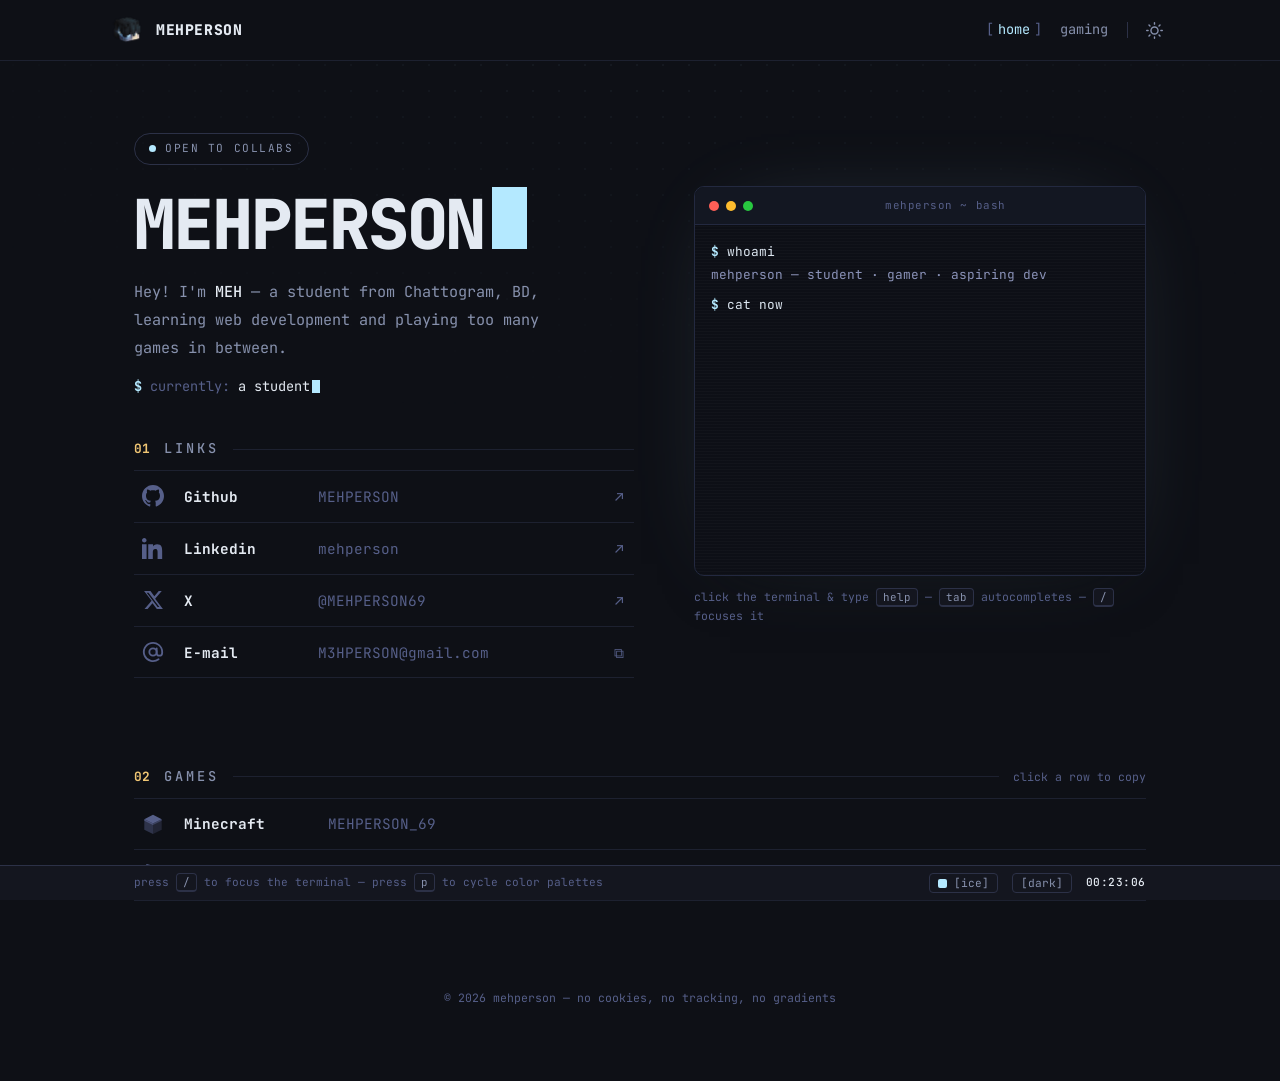
<file: index.html>
<!DOCTYPE html>
<html lang="en">
<head>
  <meta charset="UTF-8" />
  <meta name="viewport" content="width=device-width, initial-scale=1.0" />
  <title>MEHPERSON</title>
  <link rel="icon" type="image/png" href="images/logo.png" />
  <link rel="preconnect" href="https://fonts.googleapis.com" />
  <link rel="preconnect" href="https://fonts.gstatic.com" crossorigin />
  <link href="https://fonts.googleapis.com/css2?family=JetBrains+Mono:wght@400;500;700;800&display=swap" rel="stylesheet" />
  <script>
    try {
      document.documentElement.dataset.theme = localStorage.getItem('theme') || 'dark';
      document.documentElement.dataset.pal = localStorage.getItem('palette') || 'ice';
    } catch (e) {
      document.documentElement.dataset.theme = 'dark';
      document.documentElement.dataset.pal = 'ice';
    }
  </script>
  <style>
    *, *::before, *::after { margin: 0; padding: 0; box-sizing: border-box; }

    :root { --font: 'JetBrains Mono', 'Courier New', monospace; }

    /* ══════════ BASE (light/dark structure) ══════════ */
    html[data-theme="light"] {
      --bg: #f2f4f1;
      --surface: #ffffff;
      --text: #141a16;
      --muted: #5b665e;
      --faint: #8a948c;
      --accent: #059669;
      --accent-glow: rgba(5, 150, 105, 0.2);
      --amber: #b45309;
      --border: #dfe4df;
      --border-2: #c2cac3;
      --dot: rgba(0, 0, 0, 0.07);
    }

    /* ══════════ PALETTES (dark) ══════════ */

    /* ice — default · accent #b4e9ff · mint terminal green */
    html[data-theme="dark"][data-pal="ice"] {
      --bg: #0e1016;
      --surface: #14161f;
      --text: #e4eaf2;
      --muted: #8791ad;
      --faint: #565f89;
      --accent: #b4e9ff;
      --accent-glow: rgba(180, 233, 255, 0.22);
      --amber: #f0c674;
      --border: #1d2130;
      --border-2: #2c3147;
      --dot: rgba(180, 233, 255, 0.05);
      --term-bg: #0d0f16;
      --term-bar: #131722;
      --term-border: #232940;
      --term-text: #dce6f0;
      --term-out: #8a92b8;
      --term-dim: #565f89;
      --term-accent: #b4e9ff;
      --term-green: #6ee7b7;
      --term-red: #f7768e;
      --term-amber: #f0c674;
    }

    /* phosphor — green CRT */
    html[data-theme="dark"][data-pal="phosphor"] {
      --bg: #0a0c0b;
      --surface: #101412;
      --text: #e4eae5;
      --muted: #8f9a92;
      --faint: #5c665f;
      --accent: #4ade80;
      --accent-glow: rgba(74, 222, 128, 0.22);
      --amber: #fbbf24;
      --border: #1d231f;
      --border-2: #2e352f;
      --dot: rgba(255, 255, 255, 0.05);
      --term-bg: #0b0e0c;
      --term-bar: #111512;
      --term-border: #232a25;
      --term-text: #ecf2ed;
      --term-out: #97a39a;
      --term-dim: #6e7a71;
      --term-accent: #4ade80;
      --term-green: #4ade80;
      --term-red: #ff6b6b;
      --term-amber: #fbbf24;
    }

    /* amber — warm retro (gruvbox-ish) */
    html[data-theme="dark"][data-pal="amber"] {
      --bg: #12100c;
      --surface: #1a1712;
      --text: #eee6d3;
      --muted: #b0a48e;
      --faint: #7c6f64;
      --accent: #fabd2f;
      --accent-glow: rgba(250, 189, 47, 0.2);
      --amber: #fe8019;
      --border: #2a241b;
      --border-2: #3d382c;
      --dot: rgba(255, 220, 150, 0.05);
      --term-bg: #100e0a;
      --term-bar: #171410;
      --term-border: #2c261c;
      --term-text: #ebdbb2;
      --term-out: #a89984;
      --term-dim: #7c6f64;
      --term-accent: #fabd2f;
      --term-green: #b8bb26;
      --term-red: #fb4934;
      --term-amber: #fe8019;
    }

    /* sakura — catppuccin-ish */
    html[data-theme="dark"][data-pal="sakura"] {
      --bg: #0f0e14;
      --surface: #16141d;
      --text: #e3ddf2;
      --muted: #a5adc8;
      --faint: #6c7086;
      --accent: #cba6f7;
      --accent-glow: rgba(203, 166, 247, 0.22);
      --amber: #f5c2e7;
      --border: #201d2b;
      --border-2: #332e45;
      --dot: rgba(220, 190, 255, 0.05);
      --term-bg: #12101a;
      --term-bar: #191624;
      --term-border: #292538;
      --term-text: #cdd6f4;
      --term-out: #9399b2;
      --term-dim: #6c7086;
      --term-accent: #cba6f7;
      --term-green: #a6e3a1;
      --term-red: #f38ba8;
      --term-amber: #f9e2af;
    }

    /* mono — grayscale */
    html[data-theme="dark"][data-pal="mono"] {
      --bg: #0b0b0b;
      --surface: #131313;
      --text: #e8e8e8;
      --muted: #999999;
      --faint: #666666;
      --accent: #eaeaea;
      --accent-glow: rgba(255, 255, 255, 0.12);
      --amber: #d4d4d4;
      --border: #1f1f1f;
      --border-2: #333333;
      --dot: rgba(255, 255, 255, 0.05);
      --term-bg: #0a0a0a;
      --term-bar: #141414;
      --term-border: #262626;
      --term-text: #f0f0f0;
      --term-out: #9a9a9a;
      --term-dim: #666666;
      --term-accent: #ffffff;
      --term-green: #e8e8e8;
      --term-red: #e06c6c;
      --term-amber: #d4d4d4;
    }

    /* ══════════ PALETTE accents (light mode) ══════════ */
    html[data-theme="light"][data-pal="ice"]      { --accent: #0369a1; --accent-glow: rgba(3, 105, 161, 0.18); --amber: #b45309; }
    html[data-theme="light"][data-pal="phosphor"] { --accent: #059669; --accent-glow: rgba(5,150,105,.2); --amber: #b45309; }
    html[data-theme="light"][data-pal="amber"]    { --accent: #b45309; --accent-glow: rgba(180,83,9,.18); --amber: #9a3412; }
    html[data-theme="light"][data-pal="sakura"]   { --accent: #7c3aed; --accent-glow: rgba(124,58,237,.18); --amber: #be185d; }
    html[data-theme="light"][data-pal="mono"]     { --accent: #111111; --accent-glow: rgba(0,0,0,.15); --amber: #444444; }

    html { scroll-behavior: smooth; scrollbar-color: var(--border-2) transparent; }

    body {
      background: var(--bg);
      color: var(--text);
      font-family: var(--font);
      line-height: 1.6;
      -webkit-font-smoothing: antialiased;
      transition: background 0.25s ease, color 0.25s ease;
      padding-bottom: 46px;
    }

    body::before {
      content: '';
      position: fixed;
      inset: 0;
      z-index: 0;
      pointer-events: none;
      background-image: radial-gradient(var(--dot) 1px, transparent 1px);
      background-size: 26px 26px;
      -webkit-mask-image: radial-gradient(ellipse 85% 65% at 50% 0%, black, transparent 75%);
      mask-image: radial-gradient(ellipse 85% 65% at 50% 0%, black, transparent 75%);
    }

    ::selection { background: var(--accent); color: var(--bg); }

    ::-webkit-scrollbar { width: 10px; }
    ::-webkit-scrollbar-track { background: transparent; }
    ::-webkit-scrollbar-thumb { background: var(--border-2); border-radius: 8px; border: 3px solid var(--bg); }

    :focus-visible { outline: 2px solid var(--accent); outline-offset: 2px; border-radius: 4px; }

    .wrap { max-width: 1060px; margin: 0 auto; padding: 0 24px; position: relative; z-index: 1; }

    @keyframes blink { 0%, 100% { opacity: 1; } 50% { opacity: 0; } }
    @keyframes pulse {
      0% { box-shadow: 0 0 0 0 var(--accent-glow); }
      70% { box-shadow: 0 0 0 8px transparent; }
      100% { box-shadow: 0 0 0 0 transparent; }
    }
    @keyframes rise { from { opacity: 0; transform: translateY(14px); } to { opacity: 1; transform: none; } }

    .rise { animation: rise 0.55s ease both; }
    .d1 { animation-delay: 0.1s; }
    .d2 { animation-delay: 0.2s; }

    /* ── header ── */
    header {
      position: sticky;
      top: 0;
      z-index: 40;
      background: var(--bg);
      border-bottom: 1px solid var(--border);
    }

    .header-in {
      display: flex;
      justify-content: space-between;
      align-items: center;
      gap: 16px;
      padding: 13px 0;
    }

    .logo { display: flex; align-items: center; gap: 12px; text-decoration: none; color: var(--text); }
    .logo img { width: 34px; height: 34px; border-radius: 8px; }
    .logo span { font-weight: 800; letter-spacing: 0.04em; font-size: 0.92rem; }

    .hright { display: flex; align-items: center; gap: 10px; }

    nav { display: flex; font-size: 0.85rem; }

    nav a {
      color: var(--muted);
      text-decoration: none;
      padding: 5px 9px;
      transition: color 0.15s;
    }

    nav a:hover { color: var(--accent); }
    nav a.active { color: var(--accent); }
    nav a.active::before { content: '['; color: var(--faint); margin-right: 4px; }
    nav a.active::after { content: ']'; color: var(--faint); margin-left: 4px; }

    .vline { width: 1px; height: 16px; background: var(--border-2); }

    .tbtn {
      background: none;
      border: none;
      color: var(--muted);
      width: 32px;
      height: 32px;
      border-radius: 6px;
      display: grid;
      place-items: center;
      cursor: pointer;
      transition: color 0.15s, background 0.15s;
    }

    .tbtn:hover { color: var(--accent); background: var(--surface); }

    /* ── hero ── */
    .hero {
      display: grid;
      grid-template-columns: 1.05fr 0.95fr;
      gap: 60px;
      align-items: center;
      padding: 72px 0 88px;
    }

    .pill {
      display: inline-flex;
      align-items: center;
      gap: 9px;
      padding: 6px 14px;
      border: 1px solid var(--border-2);
      border-radius: 999px;
      font-size: 0.7rem;
      letter-spacing: 0.14em;
      text-transform: uppercase;
      color: var(--muted);
    }

    .pill .dot-live {
      width: 7px;
      height: 7px;
      border-radius: 50%;
      background: var(--accent);
      animation: pulse 2.4s ease-out infinite;
    }

    .hero h1 {
      margin-top: 22px;
      font-size: clamp(2.6rem, 6.5vw, 4.3rem);
      line-height: 1.02;
      font-weight: 800;
      letter-spacing: -0.03em;
    }

    .name-cursor {
      display: inline-block;
      width: 0.5em;
      height: 0.9em;
      background: var(--accent);
      margin-left: 8px;
      vertical-align: baseline;
      animation: blink 1.1s steps(1) infinite;
    }

    .hero .sub {
      margin-top: 18px;
      color: var(--muted);
      font-size: 0.95rem;
      line-height: 1.85;
      max-width: 46ch;
    }

    .hero .sub b { color: var(--text); font-weight: 500; }

    .typed-line {
      margin-top: 14px;
      font-size: 0.85rem;
      color: var(--faint);
    }

    .typed-line .tp { color: var(--accent); font-weight: 700; }
    .typed-line .tval { color: var(--text); }
    .type-cursor {
      display: inline-block;
      width: 8px;
      height: 1em;
      background: var(--accent);
      vertical-align: -2px;
      margin-left: 2px;
      animation: blink 1.1s steps(1) infinite;
    }

    /* ── sections ── */
    .sec-head {
      display: flex;
      align-items: center;
      gap: 14px;
      margin-bottom: 10px;
    }

    .sec-idx { color: var(--amber); font-size: 0.8rem; font-weight: 700; }
    .sec-title { font-size: 0.85rem; letter-spacing: 0.22em; text-transform: uppercase; color: var(--muted); font-weight: 500; }
    .sec-rule { flex: 1; height: 1px; background: var(--border); }
    .sec-hint { font-size: 0.72rem; color: var(--faint); }

    .links { margin: 40px 0 0; }

    .row {
      display: grid;
      grid-template-columns: 28px 120px 1fr auto;
      align-items: center;
      gap: 14px;
      width: 100%;
      padding: 14px 10px 14px 8px;
      border: none;
      border-top: 1px solid var(--border);
      background: none;
      color: var(--muted);
      text-decoration: none;
      cursor: pointer;
      text-align: left;
      font-size: 0.9rem;
      font-family: var(--font);
      transition: background 0.15s;
    }

    .row:last-child { border-bottom: 1px solid var(--border); }
    .row svg { width: 22px; height: 22px; color: var(--faint); transition: color 0.15s; }
    .r-name { color: var(--text); font-weight: 700; transition: color 0.15s; }
    .r-handle { color: var(--faint); overflow: hidden; text-overflow: ellipsis; white-space: nowrap; }
    .r-arrow { color: var(--faint); transition: color 0.15s, transform 0.15s; }

    .row:hover { background: var(--surface); }
    .row:hover svg, .row:hover .r-name, .row:hover .r-arrow { color: var(--accent); }
    .row:hover .r-arrow { transform: translate(2px, -2px); }

    .section { padding-bottom: 88px; }

    .g-row { grid-template-columns: 28px 130px 1fr auto; }
    .g-copy { font-size: 0.72rem; color: var(--faint); opacity: 0; transition: opacity 0.15s, color 0.15s; }
    .g-row:hover .g-copy { opacity: 1; color: var(--accent); }
    @media (hover: none) { .g-copy { opacity: 1; } }

    /* ── terminal ── */
    .term {
      background: var(--term-bg);
      border: 1px solid var(--term-border);
      border-radius: 10px;
      overflow: hidden;
      font-size: 0.8rem;
      box-shadow:
        0 0 90px -42px var(--accent-glow),
        0 24px 60px -36px rgba(0, 0, 0, 0.65);
      transition: box-shadow 0.35s ease, background 0.25s ease, border-color 0.25s ease;
    }

    .term-bar {
      display: flex;
      align-items: center;
      gap: 7px;
      padding: 10px 14px;
      background: var(--term-bar);
      border-bottom: 1px solid var(--term-border);
    }

    .dot { width: 10px; height: 10px; border-radius: 50%; }
    .dot-r { background: #ff5f57; }
    .dot-y { background: #febc2e; }
    .dot-g { background: #28c840; }

    .term-title { margin: 0 auto; font-size: 0.68rem; color: var(--term-dim); letter-spacing: 0.05em; }

    .term-body {
      position: relative;
      height: 350px;
      overflow-y: auto;
      padding: 16px;
      line-height: 1.75;
      color: var(--term-text);
      cursor: text;
      outline: none;
    }

    .term-body::after {
      content: '';
      position: absolute;
      inset: 0;
      pointer-events: none;
      background: repeating-linear-gradient(0deg, rgba(255, 255, 255, 0.018) 0 1px, transparent 1px 3px);
    }

    .term-body::-webkit-scrollbar { width: 6px; }
    .term-body::-webkit-scrollbar-track { background: transparent; }
    .term-body::-webkit-scrollbar-thumb { background: var(--term-border); border-radius: 8px; }

    .term-hint { margin-top: 12px; font-size: 0.72rem; color: var(--faint); }

    kbd {
      font-family: var(--font);
      font-size: 0.68rem;
      color: var(--muted);
      border: 1px solid var(--border-2);
      border-bottom-width: 2px;
      border-radius: 4px;
      padding: 1px 6px;
      background: var(--surface);
    }

    #terminal-input {
      position: fixed;
      left: 0; top: 50%;
      width: 1px; height: 1px;
      opacity: 0;
      border: none; padding: 0; margin: 0;
      pointer-events: none;
    }

    .t-line { display: flex; align-items: center; gap: 8px; }
    .t-prompt { color: var(--term-accent); font-weight: 700; flex-shrink: 0; }
    .t-cmd { color: var(--term-text); word-break: break-all; }
    .t-out { color: var(--term-out); white-space: pre-wrap; word-break: break-word; }
    .t-out.green { color: var(--term-green); }
    .t-out.red { color: var(--term-red); }
    .t-out.accent { color: var(--term-accent); }
    .t-out.amber { color: var(--term-amber); }
    .t-blank { height: 8px; flex-shrink: 0; }

    .t-cursor {
      display: inline-block;
      width: 8px;
      height: 1.05em;
      background: var(--term-accent);
      animation: blink 1.1s steps(1) infinite;
    }

    .rgb-ascii {
      white-space: pre;
      font-size: 0.68rem;
      line-height: 1.25;
      font-weight: 700;
      background: linear-gradient(90deg, #ff4d4d, #ffb84d, #ffee4d, #4dff88, #4dd2ff, #7a5cff, #ff4dc4, #ff4d4d);
      background-size: 400% 100%;
      -webkit-background-clip: text;
      background-clip: text;
      -webkit-text-fill-color: transparent;
      color: transparent;
      animation: rain 8s linear infinite;
    }

    @keyframes rain { from { background-position: 0% 50%; } to { background-position: 400% 50%; } }

    .nf-logo { color: var(--term-accent); white-space: pre; }
    .nf-info { color: var(--term-out); white-space: pre; }

    /* ── footer ── */
    footer { padding: 0 0 28px; text-align: center; font-size: 0.72rem; color: var(--faint); position: relative; z-index: 1; }

    .egg {
      background: none;
      border: none;
      padding: 0;
      font-family: var(--font);
      font-size: inherit;
      color: inherit;
      cursor: pointer;
      border-bottom: 1px dotted transparent;
      transition: color 0.15s, border-color 0.15s;
    }

    .egg:hover { color: var(--accent); border-bottom-color: var(--accent); }

    /* ── status bar ── */
    .statusbar {
      position: fixed;
      left: 0; right: 0; bottom: 0;
      z-index: 50;
      background: var(--surface);
      border-top: 1px solid var(--border-2);
      font-size: 0.7rem;
      color: var(--muted);
      transition: background 0.25s ease, border-color 0.25s ease;
    }

    .sb-in {
      max-width: 1060px;
      margin: 0 auto;
      padding: 0 24px;
      height: 34px;
      display: flex;
      align-items: center;
      justify-content: space-between;
      gap: 16px;
    }

    .sb-shortcuts { color: var(--faint); }

    .sb-right { display: flex; align-items: center; gap: 14px; }

    .sb-btn {
      font-family: var(--font);
      font-size: 0.7rem;
      background: none;
      border: 1px solid var(--border-2);
      border-radius: 4px;
      color: var(--muted);
      cursor: pointer;
      padding: 2px 8px;
      display: inline-flex;
      align-items: center;
      gap: 7px;
      transition: color 0.15s, border-color 0.15s;
    }

    .sb-btn:hover { color: var(--accent); border-color: var(--accent); }

    .sb-btn::before {
      content: '';
      width: 9px;
      height: 9px;
      border-radius: 2px;
      background: var(--accent);
      flex-shrink: 0;
    }

    #sb-theme::before { display: none; }

    #clock { color: var(--text); font-weight: 500; letter-spacing: 0.05em; }

    /* ── toast ── */
    #toast {
      position: fixed;
      left: 50%;
      bottom: 54px;
      transform: translate(-50%, 10px);
      display: flex;
      align-items: center;
      gap: 9px;
      padding: 10px 16px;
      background: var(--surface);
      border: 1px solid var(--border-2);
      border-radius: 8px;
      font-size: 0.8rem;
      color: var(--text);
      opacity: 0;
      pointer-events: none;
      white-space: nowrap;
      z-index: 100;
      box-shadow: 0 8px 24px rgba(0, 0, 0, 0.3);
      transition: opacity 0.18s ease, transform 0.22s ease;
    }

    #toast.show { opacity: 1; transform: translate(-50%, 0); }
    #toast .ok { color: var(--accent); font-weight: 700; }

    /* ── responsive ── */
    @media (max-width: 860px) {
      .hero { grid-template-columns: 1fr; gap: 44px; padding: 52px 0 68px; }
      .term-body { height: 300px; }
      .section { padding-bottom: 64px; }
    }

    @media (max-width: 560px) {
      .r-handle { display: none; }
      .row { grid-template-columns: 26px 1fr auto; }
      .g-row { grid-template-columns: 26px 1fr auto; }
      .sb-shortcuts { display: none; }
      nav a { padding: 5px 6px; }
    }

    @media (prefers-reduced-motion: reduce) {
      html { scroll-behavior: auto; }
      *, *::before, *::after { animation: none !important; transition: none !important; }
    }
  </style>
</head>
<body id="home">

<header>
  <div class="wrap header-in">
    <a class="logo" href="#home">
      <img src="images/logo.png" alt="MEHPERSON logo" />
      <span>MEHPERSON</span>
    </a>
    <div class="hright">
      <nav>
        <a href="#home" class="active">home</a>
        <a href="#gaming">gaming</a>
      </nav>
      <span class="vline"></span>
      <button class="tbtn" id="theme-toggle" title="Toggle light/dark" aria-label="Toggle light/dark theme">
        <svg id="theme-icon" width="17" height="17" viewBox="0 0 24 24" fill="none" stroke="currentColor" stroke-width="2" stroke-linecap="round"></svg>
      </button>
    </div>
  </div>
</header>

<main class="wrap">

  <section class="hero">
    <div class="hero-left rise">
      <div class="pill"><span class="dot-live"></span>open to collabs</div>

      <h1>MEHPERSON<span class="name-cursor"></span></h1>

      <p class="sub">
        Hey! I'm <b>MEH</b> — a student from Chattogram, BD,
        learning web development and playing too many games
        in between.
      </p>

      <div class="typed-line">
        <span class="tp">$</span> currently: <span class="tval" id="typed">a student</span><span class="type-cursor"></span>
      </div>

      <div class="links">
        <div class="sec-head">
          <span class="sec-idx">01</span>
          <span class="sec-title">links</span>
          <span class="sec-rule"></span>
        </div>

        <a class="row" href="https://github.com/MEHPERSON" target="_blank" rel="noopener">
          <svg viewBox="0 0 24 24" fill="currentColor"><path d="M12 0C5.37 0 0 5.37 0 12c0 5.3 3.438 9.8 8.205 11.385.6.113.82-.258.82-.577 0-.285-.01-1.04-.015-2.04-3.338.724-4.042-1.61-4.042-1.61-.546-1.385-1.335-1.755-1.335-1.755-1.087-.744.084-.729.084-.729 1.205.084 1.838 1.236 1.838 1.236 1.07 1.835 2.809 1.305 3.495.998.108-.776.417-1.305.76-1.605-2.665-.3-5.466-1.332-5.466-5.93 0-1.31.465-2.38 1.235-3.22-.135-.303-.54-1.523.105-3.176 0 0 1.005-.322 3.3 1.23.96-.267 1.98-.399 3-.405 1.02.006 2.04.138 3 .405 2.28-1.552 3.285-1.23 3.285-1.23.645 1.653.24 2.873.12 3.176.765.84 1.23 1.91 1.23 3.22 0 4.61-2.805 5.625-5.475 5.92.42.36.81 1.096.81 2.22 0 1.606-.015 2.896-.015 3.286 0 .315.21.69.825.57C20.565 21.795 24 17.295 24 12c0-6.63-5.37-12-12-12z"/></svg>
          <span class="r-name">Github</span>
          <span class="r-handle">MEHPERSON</span>
          <span class="r-arrow">↗</span>
        </a>

        <a class="row" href="https://www.linkedin.com/in/mehperson-%E2%80%8C%E2%80%8C%E2%80%8C-748241363/" target="_blank" rel="noopener">
          <svg viewBox="0 0 24 24" fill="currentColor"><path d="M4.98 3.5C4.98 4.88 3.86 6 2.48 6S0 4.88 0 3.5 1.12 1 2.48 1s2.5 1.12 2.5 2.5zM0 8h5v16H0V8zm7.5 0H12v2.2h.1c.6-1.1 2.1-2.2 4.4-2.2 4.7 0 5.5 3.1 5.5 7.1V24h-5v-7.1c0-1.7 0-3.9-2.4-3.9s-2.8 1.9-2.8 3.8V24h-5V8z"/></svg>
          <span class="r-name">Linkedin</span>
          <span class="r-handle">mehperson</span>
          <span class="r-arrow">↗</span>
        </a>

        <a class="row" href="https://x.com/MEHPERSON69" target="_blank" rel="noopener">
          <svg viewBox="0 0 24 24" fill="currentColor"><path d="M18.244 2.25h3.308l-7.227 8.26 8.502 11.24H16.17l-4.714-6.231-5.401 6.231H2.746l7.73-8.835L2.25 2.25h6.978l4.259 5.632 4.757-5.632zm-1.161 17.52h1.833L7.084 4.126H5.117z"/></svg>
          <span class="r-name">X</span>
          <span class="r-handle">@MEHPERSON69</span>
          <span class="r-arrow">↗</span>
        </a>

        <button class="row" onclick="copyText('M3HPERSON@gmail.com', 'E-mail copied!')">
          <svg viewBox="0 0 24 24" fill="none" stroke="currentColor" stroke-width="2" stroke-linecap="round" stroke-linejoin="round"><circle cx="12" cy="12" r="4"/><path d="M16 8v5a3 3 0 0 0 6 0v-1a10 10 0 1 0-3.92 7.94"/></svg>
          <span class="r-name">E-mail</span>
          <span class="r-handle">M3HPERSON@gmail.com</span>
          <span class="r-arrow">⧉</span>
        </button>
      </div>
    </div>

    <div class="hero-right rise d1">
      <div class="term">
        <div class="term-bar">
          <span class="dot dot-r"></span>
          <span class="dot dot-y"></span>
          <span class="dot dot-g"></span>
          <span class="term-title">mehperson ~ bash</span>
        </div>
        <div class="term-body" id="term-body" tabindex="0" aria-label="Interactive terminal — type help for commands"></div>
      </div>
      <div class="term-hint">click the terminal &amp; type <kbd>help</kbd> — <kbd>tab</kbd> autocompletes — <kbd>/</kbd> focuses it</div>
    </div>
  </section>

  <section id="gaming" class="section rise d2">
    <div class="sec-head">
      <span class="sec-idx">02</span>
      <span class="sec-title">games</span>
      <span class="sec-rule"></span>
      <span class="sec-hint">click a row to copy</span>
    </div>

    <button class="row g-row" onclick="copyText('MEHPERSON_69', 'Minecraft username copied!')">
      <svg viewBox="0 0 24 24" fill="currentColor">
        <path d="M12 2 21.5 6.75 12 11.5 2.5 6.75Z"/>
        <path opacity="0.45" d="M2.5 6.75 V18.25 L12 23 12 11.5Z"/>
        <path opacity="0.28" d="M21.5 6.75 V18.25 L12 23 12 11.5Z"/>
        <path opacity="0.75" d="M2.5 6.75 V8.45 L12 13.2 12 11.5Z"/>
        <path opacity="0.5" d="M21.5 6.75 V8.45 L12 13.2 12 11.5Z"/>
      </svg>
      <span class="r-name">Minecraft</span>
      <span class="r-handle">MEHPERSON_69</span>
      <span class="g-copy">copy ⧉</span>
    </button>

    <button class="row g-row" onclick="copyText('M3HPERS0N', 'Roblox username copied!')">
      <svg viewBox="0 0 24 24" fill="currentColor" fill-rule="evenodd"><path d="M4.9 0 0 19.1 19.1 24 24 4.9 4.9 0zM9.7 9.7l4.9 1.3-1.3 4.9-4.9-1.3 1.3-4.9z"/></svg>
      <span class="r-name">Roblox</span>
      <span class="r-handle">M3HPERS0N</span>
      <span class="g-copy">copy ⧉</span>
    </button>
  </section>

</main>

<footer>
  <span>© 2026 mehperson — <button class="egg" onclick="copyText('bc1qa28g4rkhlq5vyecgjutktu9exq9jut95n9358t', 'btc wallet copied — nice find 🍺')" title="you found something">no cookies</button>, no tracking, no gradients</span>
</footer>

<div class="statusbar" role="contentinfo">
  <div class="sb-in">
    <div class="sb-shortcuts">press <kbd>/</kbd> to focus the terminal — press <kbd>p</kbd> to cycle color palettes</div>
    <div class="sb-right">
      <button class="sb-btn" id="pal-btn" aria-label="Cycle color palette">[ice]</button>
      <button class="sb-btn" id="sb-theme" aria-label="Toggle theme">[dark]</button>
      <span id="clock">--:--:--</span>
    </div>
  </div>
</div>

<div id="toast"></div>

<input id="terminal-input" type="text" autocomplete="off" autocorrect="off" autocapitalize="off" spellcheck="false" aria-hidden="true" tabindex="-1">

<script>
  // ── palette ──
  const PALETTES = ['ice', 'phosphor', 'amber', 'sakura', 'mono'];
  const palBtn = document.getElementById('pal-btn');
  let pal = 'ice';
  try { pal = localStorage.getItem('palette') || 'ice'; } catch (e) {}
  if (!PALETTES.includes(pal)) pal = 'ice';

  function applyPalette() {
    document.documentElement.dataset.pal = pal;
    palBtn.textContent = `[${pal}]`;
    try { localStorage.setItem('palette', pal); } catch (e) {}
  }

  function cyclePalette(announce) {
    pal = PALETTES[(PALETTES.indexOf(pal) + 1) % PALETTES.length];
    applyPalette();
    if (announce) printOutput(`palette → ${pal}`, 'accent');
  }

  palBtn.addEventListener('click', () => cyclePalette(false));
  applyPalette();

  // ── theme ──
  const themeIcon = document.getElementById('theme-icon');
  const sbTheme = document.getElementById('sb-theme');
  const SUN = `<circle cx="12" cy="12" r="5"/><line x1="12" y1="1" x2="12" y2="3"/><line x1="12" y1="21" x2="12" y2="23"/><line x1="4.22" y1="4.22" x2="5.64" y2="5.64"/><line x1="18.36" y1="18.36" x2="19.78" y2="19.78"/><line x1="1" y1="12" x2="3" y2="12"/><line x1="21" y1="12" x2="23" y2="12"/><line x1="4.22" y1="19.78" x2="5.64" y2="18.36"/><line x1="18.36" y1="5.64" x2="19.78" y2="4.22"/>`;
  const MOON = `<path d="M21 12.79A9 9 0 1 1 11.21 3 7 7 0 0 0 21 12.79z"/>`;

  let dark = document.documentElement.dataset.theme !== 'light';

  function applyTheme() {
    document.documentElement.dataset.theme = dark ? 'dark' : 'light';
    themeIcon.innerHTML = dark ? SUN : MOON;
    sbTheme.textContent = dark ? '[dark]' : '[light]';
    try { localStorage.setItem('theme', dark ? 'dark' : 'light'); } catch (e) {}
  }

  function toggleTheme() { dark = !dark; applyTheme(); }
  document.getElementById('theme-toggle').addEventListener('click', toggleTheme);
  sbTheme.addEventListener('click', toggleTheme);
  applyTheme();

  // ── clock ──
  const clock = document.getElementById('clock');
  function tick() { clock.textContent = new Date().toTimeString().slice(0, 8); }
  setInterval(tick, 1000);
  tick();

  // ── toast / copy ──
  let toastTimer;
  function showToast(msg) {
    const toast = document.getElementById('toast');
    toast.innerHTML = `<span class="ok">»</span><span>${msg}</span>`;
    toast.classList.add('show');
    clearTimeout(toastTimer);
    toastTimer = setTimeout(() => toast.classList.remove('show'), 2200);
  }

  function copyText(text, msg) {
    if (navigator.clipboard && navigator.clipboard.writeText) {
      navigator.clipboard.writeText(text).catch(() => {});
    }
    showToast(msg);
  }

  // ── typed role line ──
  const roles = ['a student', 'learning web dev', 'a gamer', 'from chattogram, bd'];
  const typedEl = document.getElementById('typed');
  const reducedMotion = window.matchMedia('(prefers-reduced-motion: reduce)').matches;

  if (reducedMotion) {
    typedEl.textContent = roles[0];
  } else {
    let ri = 0, ci = 0, deleting = false;
    (function typeRole() {
      const word = roles[ri];
      ci += deleting ? -1 : 1;
      typedEl.textContent = word.slice(0, ci);
      let delay = deleting ? 45 : 85;
      if (!deleting && ci === word.length) { delay = 1800; deleting = true; }
      else if (deleting && ci === 0) { deleting = false; ri = (ri + 1) % roles.length; delay = 400; }
      setTimeout(typeRole, delay);
    })();
  }

  // ── nav active state tracks scroll ──
  const navLinks = document.querySelectorAll('nav a');
  const sectionObserver = new IntersectionObserver((entries) => {
    entries.forEach((entry) => {
      if (!entry.isIntersecting) return;
      const id = '#' + entry.target.id;
      navLinks.forEach((a) => a.classList.toggle('active', a.getAttribute('href') === id));
    });
  }, { rootMargin: '-40% 0px -55% 0px' });

  ['home', 'gaming'].forEach((id) => {
    const el = document.getElementById(id);
    if (el) sectionObserver.observe(el);
  });

  // ── terminal ──
  const termBody = document.getElementById('term-body');
  const terminalInput = document.getElementById('terminal-input');
  const isTouch = 'ontouchstart' in window;

  const introLines = [
    { type: 'cmd', text: 'whoami' },
    { type: 'out', text: 'mehperson — student · gamer · aspiring dev' },
    { type: 'blank' },
    { type: 'cmd', text: 'cat now.txt' },
    { type: 'out', text: '> studying for SSC exams', green: true },
    { type: 'out', text: '> learning web development', green: true },
    { type: 'out', text: '> open to collabs', green: true },
    { type: 'blank' },
    { type: 'out', text: 'type "help" to list commands', accent: true },
    { type: 'blank' },
    { type: 'cursor' }
  ];

  const ABOUT = [
    'User              : MEH',
    'Role              : Student',
    'Favorite Games    : Clair Obscure: Expedition 33',
    '                    Minecraft',
    'Location          : Chattogram, BD'
  ];
  const SKILLS = ['python', 'figma', 'html (learning)', 'minecraft'];
  const NOW = ['> Studying for SSC exams', '> Learning HTML and Web Development', '> Open to collabs'];
  const CONTACT = [
    'GitHub   : github.com/MEHPERSON',
    'LinkedIn : linkedin.com/in/mehperson',
    'X        : x.com/MEHPERSON69',
    'Email    : M3HPERSON@gmail.com'
  ];
  const COMMAND_NAMES = [
    'help', 'whoami', 'about', 'skills', 'now', 'contact', 'socials',
    'ls', 'cat about.txt', 'cat now.txt', 'cat contact.txt',
    'neofetch', 'meh', 'theme', 'palette', 'date', 'echo', 'clear'
  ];

  let lineIdx = 0, charIdx = 0;
  let history = [], historyIndex = -1;
  let terminalReady = false, currentInput = '', currentCmd = null;
  let idleTimer;
  const IDLE_TIMEOUT = 20000;

  function addLine(className, text) {
    const line = document.createElement('div');
    line.className = 't-line';
    const span = document.createElement('span');
    span.className = className;
    span.textContent = text;
    line.appendChild(span);
    termBody.appendChild(line);
  }

  function printOutput(text, color = '') {
    addLine('t-out' + (color ? ' ' + color : ''), text);
  }

  function printTree(text, isDir = false) {
    addLine('t-out' + (isDir ? ' accent' : ''), text);
  }

  function printAscii(text) {
    const line = document.createElement('div');
    line.className = 'rgb-ascii';
    line.textContent = text;
    termBody.appendChild(line);
  }

  function printNeofetch() {
    const LOGO = [
      '███╗   ███╗',
      '████╗ ████║',
      '██╔████╔██║',
      '██║╚██╔╝██║',
      '██║ ╚═╝ ██║',
      '╚═╝     ╚═╝'
    ];
    const INFO = [
      ['mehperson@web', true],
      ['─────────────', false],
      ['os      : human, v17', false],
      ['kernel  : curiosity 6.9', false],
      ['shell   : bash (this one)', false],
      ['theme   : ' + pal, false],
      ['langs   : python, html', false],
      ['mood    : shipping soon', false]
    ];
    for (let i = 0; i < Math.max(LOGO.length, INFO.length); i++) {
      const line = document.createElement('div');
      line.className = 't-line';
      const logo = document.createElement('span');
      logo.className = 'nf-logo';
      logo.textContent = (LOGO[i] || '').padEnd(14);
      const info = document.createElement('span');
      info.className = 'nf-info';
      if (INFO[i]) {
        info.textContent = '  ' + INFO[i][0];
        if (INFO[i][1]) {
          info.style.color = 'var(--term-text)';
          info.style.fontWeight = '700';
        }
      }
      line.appendChild(logo);
      line.appendChild(info);
      termBody.appendChild(line);
    }
  }

  function scrollTerm(smooth = false) {
    if (isTouch) return;
    termBody.scrollTo({ top: termBody.scrollHeight, behavior: smooth ? 'smooth' : 'auto' });
  }

  function focusTerminal() {
    requestAnimationFrame(() => {
      if (isTouch) terminalInput.focus({ preventScroll: true });
      else termBody.focus({ preventScroll: true });
    });
  }

  function spawnPrompt() {
    const line = document.createElement('div');
    line.className = 't-line';
    line.innerHTML = `<span class="t-prompt">$</span><span class="t-cmd"></span><span class="t-cursor"></span>`;
    termBody.appendChild(line);
    currentCmd = line.querySelector('.t-cmd');
    currentInput = '';
    scrollTerm(true);
  }

  function typeNext() {
    if (lineIdx >= introLines.length) return;
    const line = introLines[lineIdx];

    if (line.type === 'blank') {
      const el = document.createElement('div');
      el.className = 't-blank';
      termBody.appendChild(el);
      lineIdx++;
      setTimeout(typeNext, 60);
      return;
    }

    if (line.type === 'cursor') {
      spawnPrompt();
      terminalReady = true;
      resetIdle();
      return;
    }

    if (line.type === 'out') {
      printOutput(line.text, line.accent ? 'accent' : line.green ? 'green' : '');
      lineIdx++;
      setTimeout(typeNext, 45);
      return;
    }

    if (line.type === 'cmd') {
      if (charIdx === 0) {
        const el = document.createElement('div');
        el.className = 't-line';
        el.dataset.idx = lineIdx;
        el.innerHTML = `<span class="t-prompt">$</span><span class="t-cmd"></span>`;
        termBody.appendChild(el);
      }
      const el = termBody.querySelector(`[data-idx="${lineIdx}"] .t-cmd`);
      if (charIdx < line.text.length) {
        el.textContent = line.text.slice(0, charIdx + 1);
        charIdx++;
        setTimeout(typeNext, 55);
      } else {
        charIdx = 0;
        lineIdx++;
        setTimeout(typeNext, 200);
      }
    }
  }

  function executeCommand(raw) {
    const cursorEl = termBody.querySelector('.t-cursor');
    if (cursorEl) cursorEl.remove();

    const input = raw.trim();
    if (!input) { spawnPrompt(); return; }

    const [cmd, ...args] = input.split(/\s+/);
    const c = cmd.toLowerCase();

    switch (c) {
      case 'help':
        printOutput('Available commands', 'accent');
        printOutput('──────────────────');
        printOutput('help      — list commands');
        printOutput('whoami    — who am I');
        printOutput('about     — quick bio');
        printOutput('skills    — what I work with');
        printOutput('now       — current status');
        printOutput('contact   — where to find me');
        printOutput('ls        — list files');
        printOutput('neofetch  — system info');
        printOutput('meh       — ???');
        printOutput('theme     — toggle light/dark');
        printOutput('palette   — cycle color schemes');
        printOutput('clear     — wipe the screen');
        break;

      case 'whoami':
        printOutput('mehperson');
        break;

      case 'about':
        ABOUT.forEach((l) => printOutput(l));
        break;

      case 'skills':
      case 'ls skills':
      case 'ls skills/':
        SKILLS.forEach((s) => printOutput(s, 'accent'));
        break;

      case 'now':
        NOW.forEach((l) => printOutput(l, 'green'));
        break;

      case 'contact':
      case 'socials':
        CONTACT.forEach((l) => printOutput(l));
        break;

      case 'ls':
        printTree('├── about.txt');
        printTree('├── now.txt');
        printTree('├── contact.txt');
        printTree('└── skills/');
        break;

      case 'cat':
        if (args[0] === 'about.txt') ABOUT.forEach((l) => printOutput(l));
        else if (args[0] === 'now.txt') NOW.forEach((l) => printOutput(l, 'green'));
        else if (args[0] === 'contact.txt') CONTACT.forEach((l) => printOutput(l));
        else printOutput(`cat: ${args[0] || 'missing operand'}: No such file`, 'red');
        break;

      case 'neofetch':
      case 'fetch':
        printNeofetch();
        break;

      case 'meh':
        printAscii(
`███╗   ███╗███████╗██╗  ██╗
████╗ ████║██╔════╝██║  ██║
██╔████╔██║█████╗  ███████║
██║╚██╔╝██║██╔══╝  ██╔══██║
██║ ╚═╝ ██║███████╗██║  ██║
╚═╝     ╚═╝╚══════╝╚═╝  ╚═╝`);
        break;

      case 'theme':
        toggleTheme();
        printOutput(`Theme switched to ${dark ? 'dark' : 'light'} mode ✓`, 'green');
        break;

      case 'palette':
      case 'pal':
        cyclePalette(true);
        break;

      case 'date':
        printOutput(new Date().toString());
        break;

      case 'echo':
        printOutput(args.join(' ') || '');
        break;

      case 'sudo':
        printOutput('sudo: permission denied — nice try though 😄', 'amber');
        break;

      case 'clear':
        termBody.innerHTML = '';
        spawnPrompt();
        return;

      default:
        printOutput(`command not found: ${cmd}`, 'red');
        printOutput('type "help" for available commands');
    }

    spawnPrompt();
  }

  function handleKey(e) {
    if (!terminalReady) return;
    resetIdle();

    if (e.ctrlKey && e.key.toLowerCase() === 'l') {
      e.preventDefault();
      executeCommand('clear');
      return;
    }

    if (e.key.length === 1 && !e.ctrlKey && !e.metaKey) {
      e.preventDefault();
      if (currentInput.length < 64) {
        currentInput += e.key;
        currentCmd.textContent = currentInput;
      }
    } else if (e.key === 'Backspace') {
      e.preventDefault();
      currentInput = currentInput.slice(0, -1);
      currentCmd.textContent = currentInput;
    } else if (e.key === 'Enter') {
      e.preventDefault();
      const cmd = currentInput.trim();
      if (cmd) history.push(cmd);
      historyIndex = history.length;
      executeCommand(cmd);
    } else if (e.key === 'ArrowUp') {
      e.preventDefault();
      if (historyIndex > 0) {
        historyIndex--;
        currentInput = history[historyIndex];
        currentCmd.textContent = currentInput;
      }
    } else if (e.key === 'ArrowDown') {
      e.preventDefault();
      if (historyIndex < history.length - 1) {
        historyIndex++;
        currentInput = history[historyIndex];
      } else {
        historyIndex = history.length;
        currentInput = '';
      }
      currentCmd.textContent = currentInput;
    } else if (e.key === 'Tab') {
      e.preventDefault();
      const needle = currentInput.toLowerCase();
      if (!needle) return;
      const match = COMMAND_NAMES.find((c) => c.startsWith(needle));
      if (match) {
        currentInput = match;
        currentCmd.textContent = currentInput;
      }
    } else if (e.key === 'Escape') {
      e.preventDefault();
      currentInput = '';
      currentCmd.textContent = '';
    }
  }

  function resetIdle() {
    clearTimeout(idleTimer);
    const focused = document.activeElement === termBody || document.activeElement === terminalInput;
    if (!focused) idleTimer = setTimeout(resetTerminal, IDLE_TIMEOUT);
  }

  function resetTerminal() {
    terminalReady = false;
    termBody.innerHTML = '';
    lineIdx = 0;
    charIdx = 0;
    currentInput = '';
    typeNext();
  }

  termBody.addEventListener('keydown', handleKey);
  termBody.addEventListener('mousemove', resetIdle);
  termBody.addEventListener('click', focusTerminal);

  terminalInput.addEventListener('keydown', (e) => {
    handleKey(e);
    requestAnimationFrame(() => { terminalInput.value = currentInput; });
  });

  terminalInput.addEventListener('input', () => {
    currentInput = terminalInput.value;
    currentCmd.textContent = currentInput;
  });

  termBody.addEventListener('focus', () => clearTimeout(idleTimer));
  terminalInput.addEventListener('focus', () => clearTimeout(idleTimer));
  termBody.addEventListener('blur', resetIdle);
  terminalInput.addEventListener('blur', resetIdle);

  // global shortcuts: "/" focuses terminal, "p" cycles palette
  document.addEventListener('keydown', (e) => {
    if (e.ctrlKey || e.metaKey || e.altKey) return;
    const tag = document.activeElement?.tagName;
    const inInput = tag === 'INPUT' || tag === 'TEXTAREA' || document.activeElement === termBody;
    if (e.key === '/' && !inInput) {
      e.preventDefault();
      focusTerminal();
    } else if (e.key === 'p' && !inInput) {
      cyclePalette(false);
    }
  });

  setTimeout(typeNext, 400);
</script>
</body>
</html>
</file>
